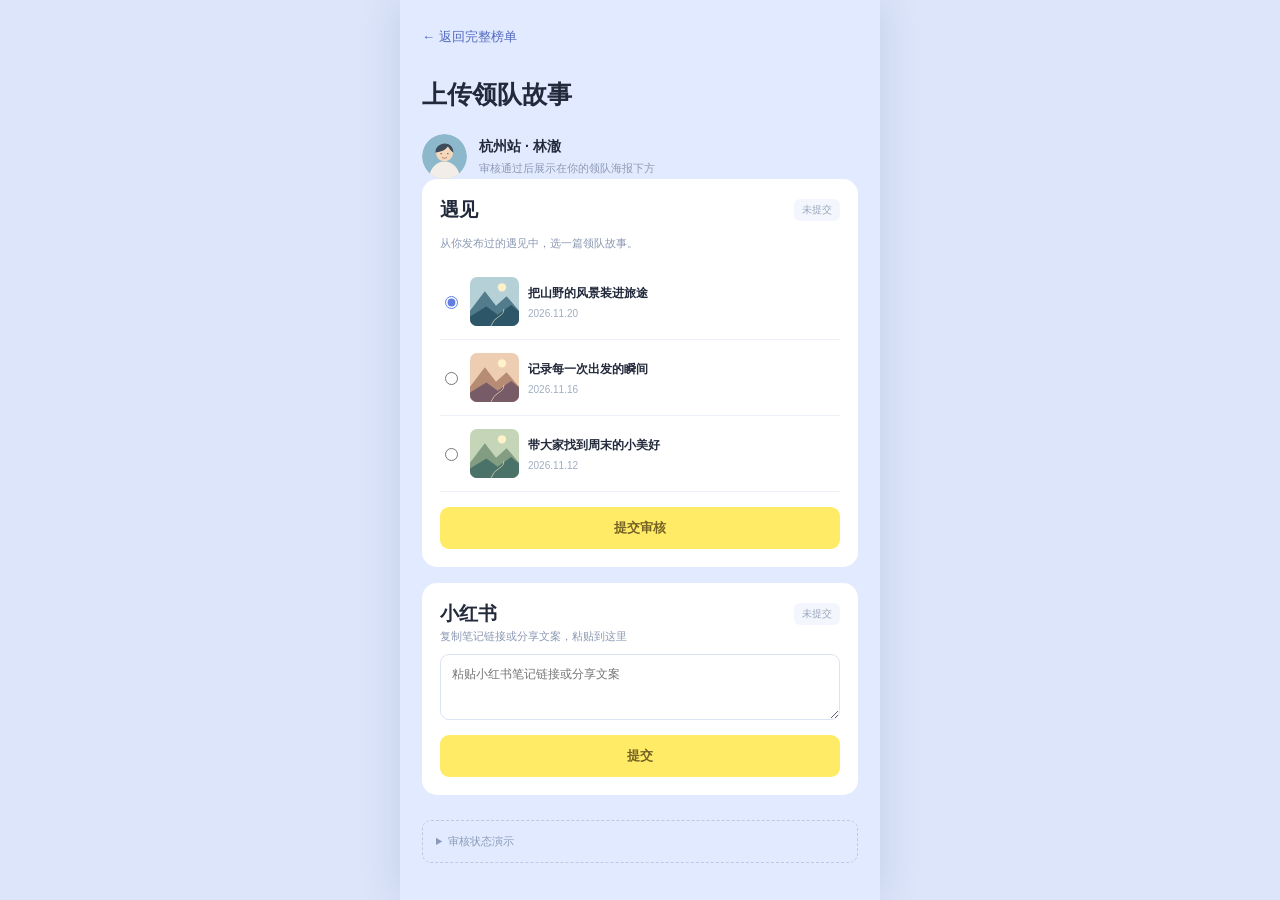
<file: leader-stories.html>
<!doctype html><html lang="zh-CN"><head><meta charset="utf-8"><meta name="viewport" content="width=device-width,initial-scale=1"><title>上传领队故事</title><link rel="stylesheet" href="style.css"></head><body><main class="page story-page"><a class="return-link" href="./ranking.html">← 返回完整榜单</a><h1>上传领队故事</h1><div class="story-identity"><img id="storyAvatar" alt="领队头像"><div><b id="storyIdentity"></b><small>审核通过后展示在你的领队海报下方</small></div></div><section class="story-section"><div class="story-section-heading"><h2>遇见</h2><span id="yujianReview" class="story-review"></span></div><p>从你发布过的遇见中，选一篇领队故事。</p><div id="encounterList" class="encounter-list"></div><button type="button" class="story-submit" id="saveEncounter">提交审核</button><p class="story-status" id="encounterStatus" role="status"></p></section><section class="story-section"><div class="story-section-heading"><h2>小红书</h2><span id="xiaohongshuReview" class="story-review"></span></div><label for="rednoteLink">复制笔记链接或分享文案，粘贴到这里</label><textarea id="rednoteLink" rows="3" placeholder="粘贴小红书笔记链接或分享文案"></textarea><div id="rednotePreview" hidden><div class="story-link-preview"><img id="rednoteImage" alt="笔记封面示意"><div><span>小红书笔记</span><small>演示预览 · 尚未读取真实笔记</small></div></div><h3 id="rednoteTitle" class="submitted-note-title"></h3></div><button type="button" class="story-submit" id="saveRednote">提交</button><p class="story-status" id="rednoteStatus" role="status" aria-live="polite"></p></section><details class="review-demo"><summary>审核状态演示</summary><p>仅用于预览页面状态，正式审核由后台完成。</p><label>遇见<select id="demoYujian"><option value="draft">未提交</option><option value="pending">审核中</option><option value="rejected">未通过</option><option value="approved">已通过</option></select></label><label>小红书<select id="demoXiaohongshu"><option value="draft">未提交</option><option value="pending">审核中</option><option value="rejected">未通过</option><option value="approved">已通过</option></select></label></details></main><script src="ranking-data.js"></script><script src="leader-stories.js"></script></body></html>
</file>
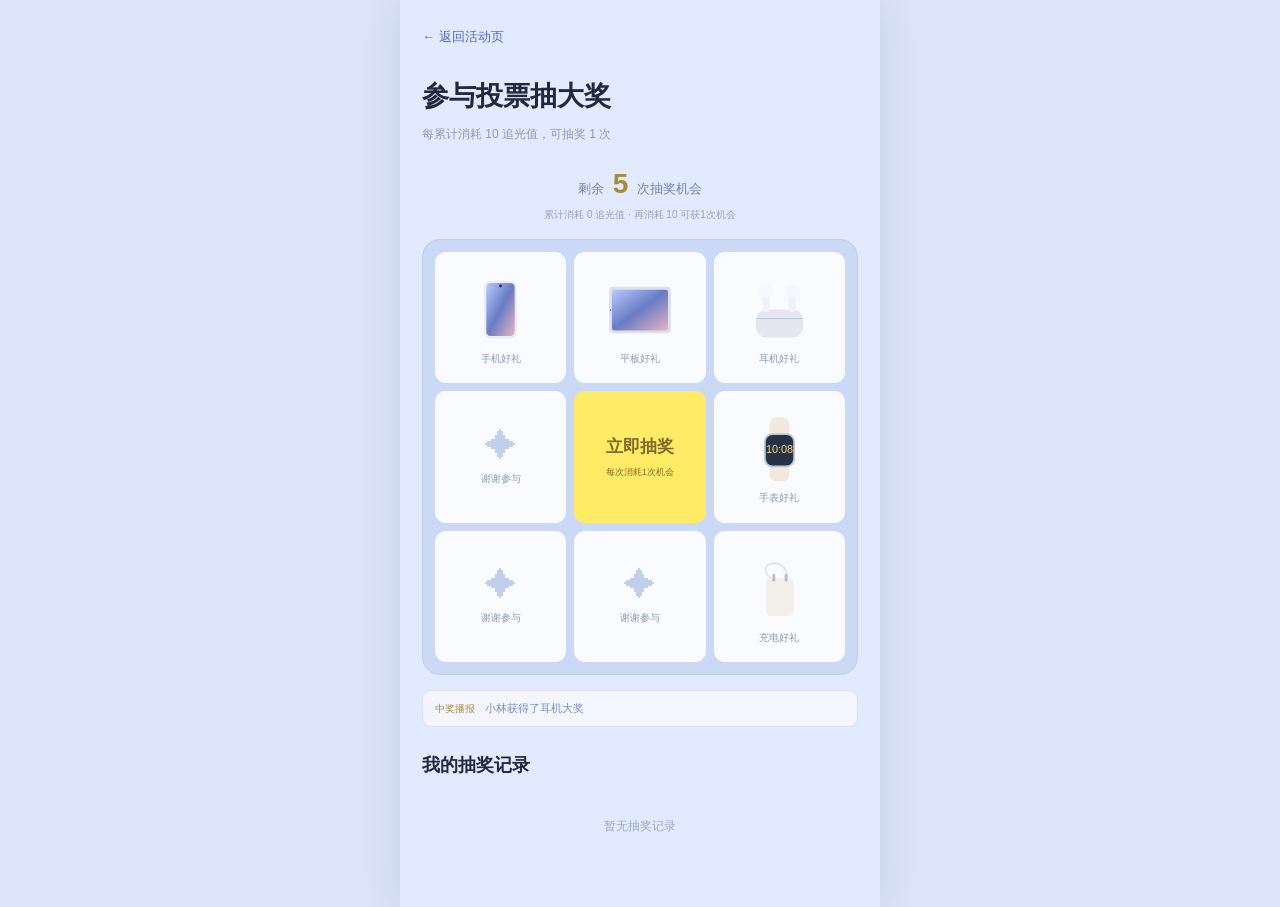
<file: lottery.html>
<!doctype html><html lang="zh-CN"><head><meta charset="utf-8"><meta name="viewport" content="width=device-width,initial-scale=1"><title>参与投票抽大奖</title><link rel="stylesheet" href="style.css"></head><body><main class="page lottery-page"><a class="return-link" href="./index.html">← 返回活动页</a><h1>参与投票抽大奖</h1><p class="lottery-rule">每累计消耗 10 追光值，可抽奖 1 次</p><div class="lottery-chances">剩余 <strong id="lotteryChances">0</strong> 次抽奖机会<small id="lotteryProgress"></small></div><section class="lottery-board" id="lotteryBoard" aria-label="九宫格抽奖"></section><p class="lottery-status" id="lotteryStatus" hidden role="status" aria-live="polite"></p><div class="winner-ticker" aria-label="中奖播报"><span class="winner-ticker-label">中奖播报</span><div class="winner-ticker-window"><span id="winnerTickerText"></span></div></div><section class="lottery-records"><h2>我的抽奖记录</h2><div id="lotteryRecords"></div></section></main><dialog class="vote-result" id="lotteryResult"><h2>抽奖结果</h2><p id="lotteryResultText"></p><form method="dialog"><button>知道了</button></form></dialog><script src="ranking-data.js"></script><script src="lottery.js"></script></body></html>
</file>
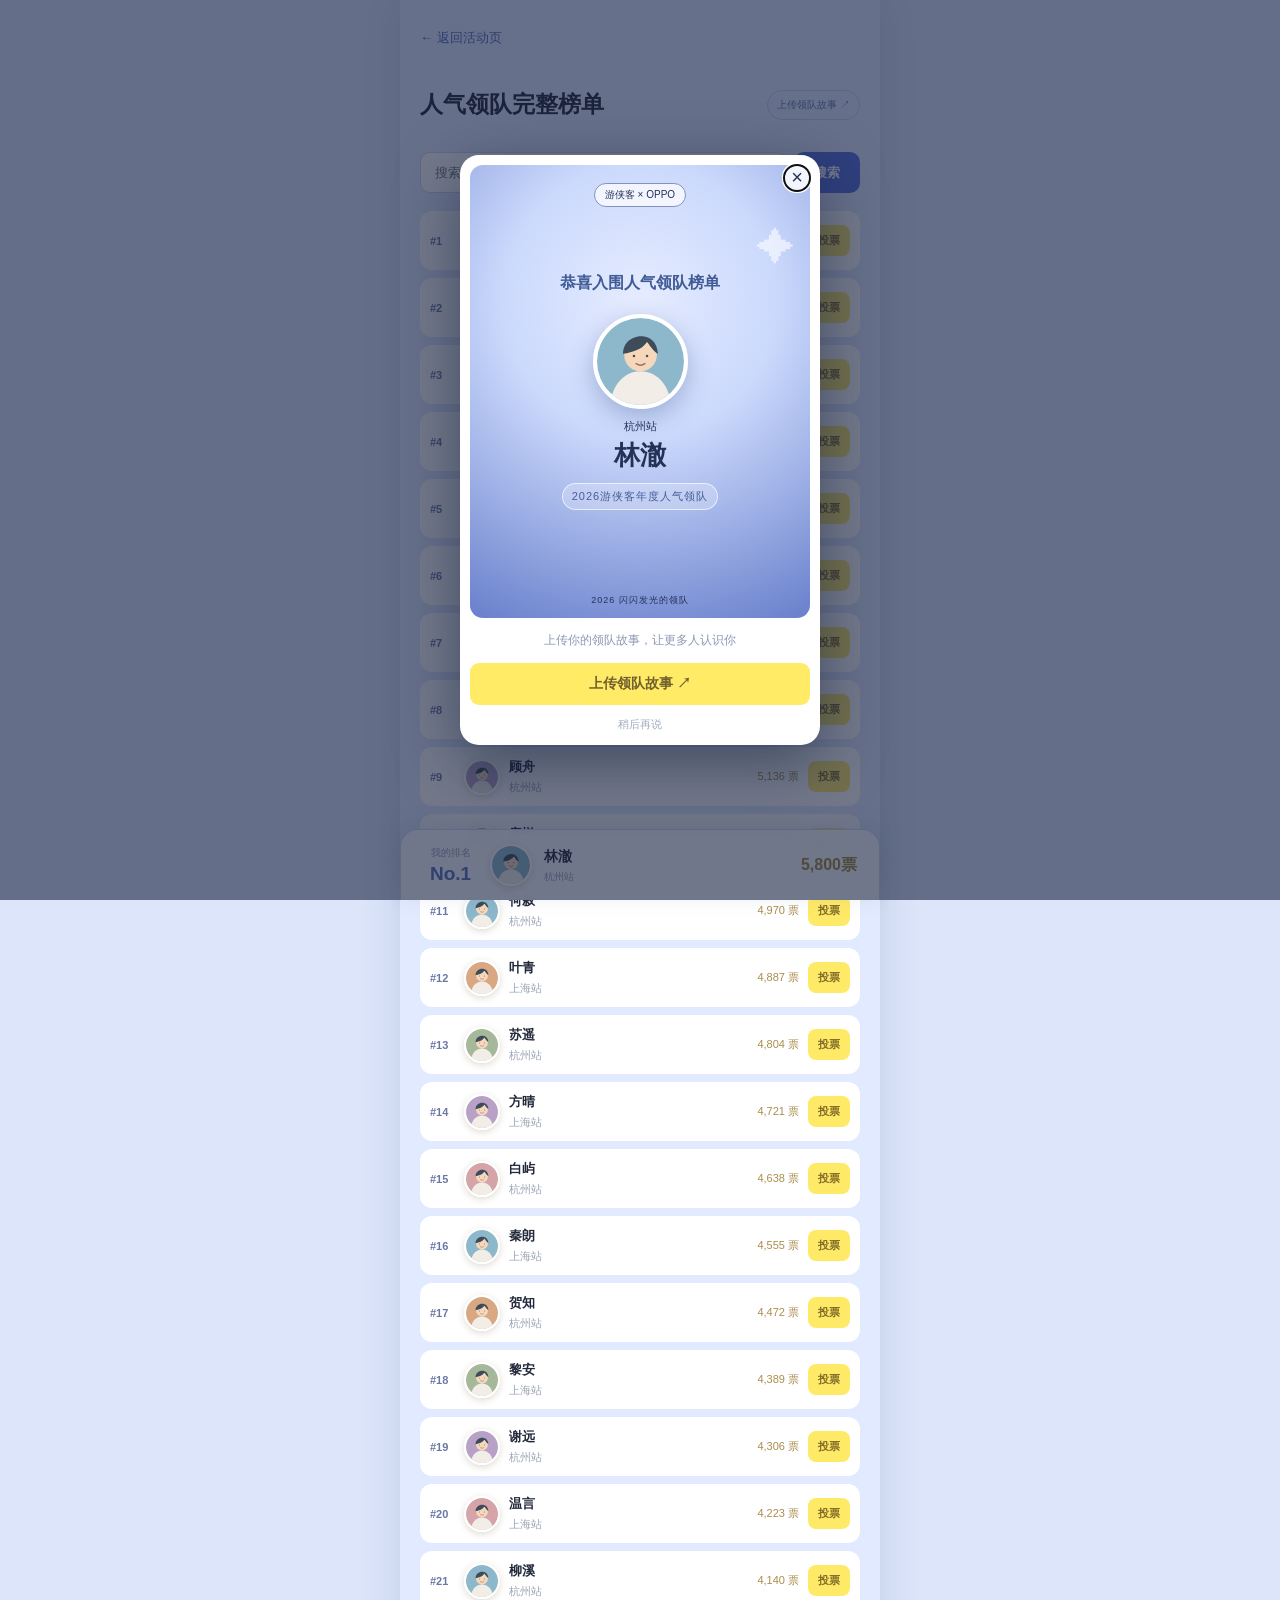
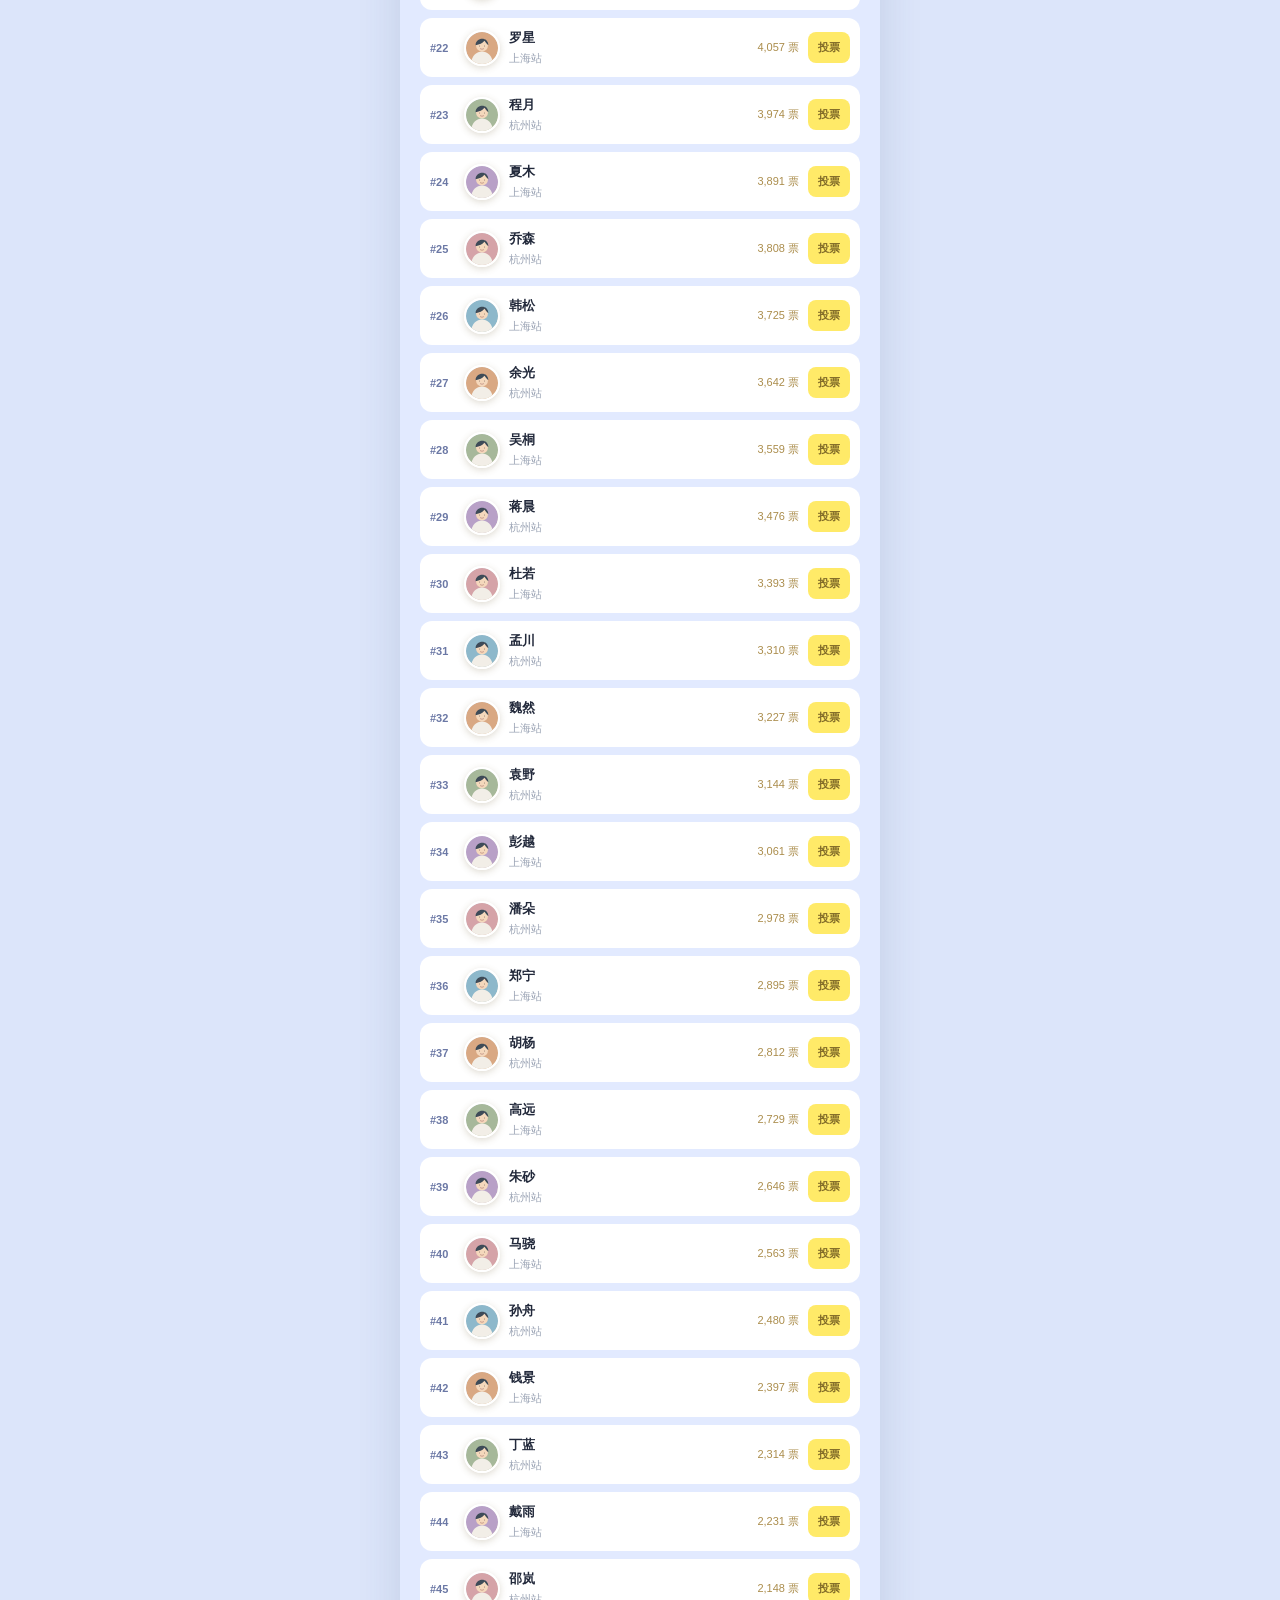
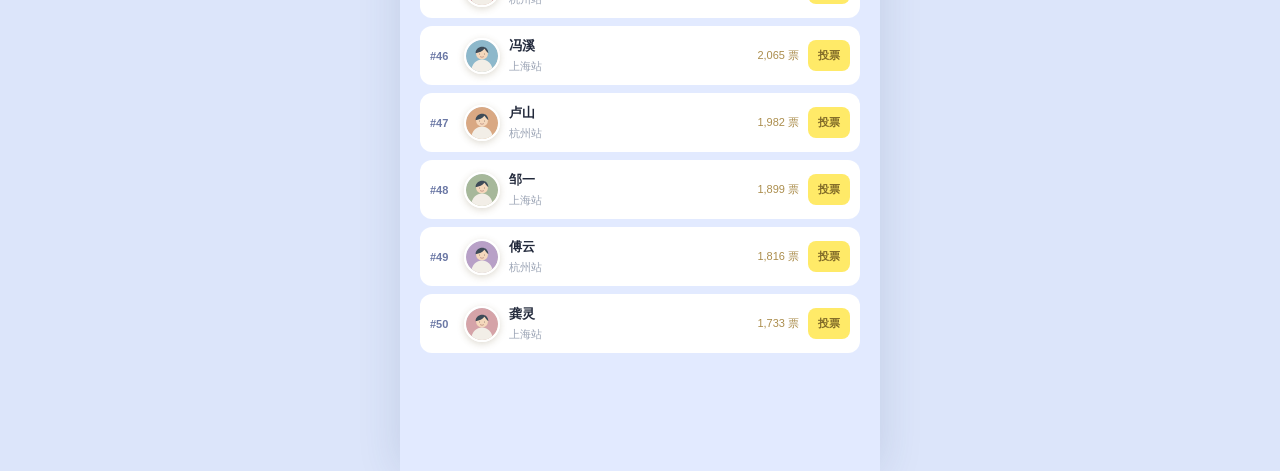
<file: ranking.html>
<!doctype html><html lang="zh-CN"><head><meta charset="utf-8"><meta name="viewport" content="width=device-width,initial-scale=1"><title>人气领队完整榜单</title><link rel="stylesheet" href="style.css"></head><body><main class="page"><section class="full-ranking"><a class="return-link" href="./index.html#vote">← 返回活动页</a><div class="ranking-page-heading"><h1>人气领队完整榜单</h1><a href="./leader-stories.html">上传领队故事 ↗</a></div><form class="ranking-search" id="rankingSearch" role="search"><input id="nicknameSearch" type="search" placeholder="搜索领队昵称" aria-label="搜索领队昵称" autocomplete="off"><button type="submit">搜索</button></form><div id="fullRanking" class="full-ranking-list"></div></section></main><script src="ranking-data.js"></script><script src="ranking.js"></script><script src="leader-popup.js"></script><script src="nomination-reminder.js"></script></body></html>
</file>
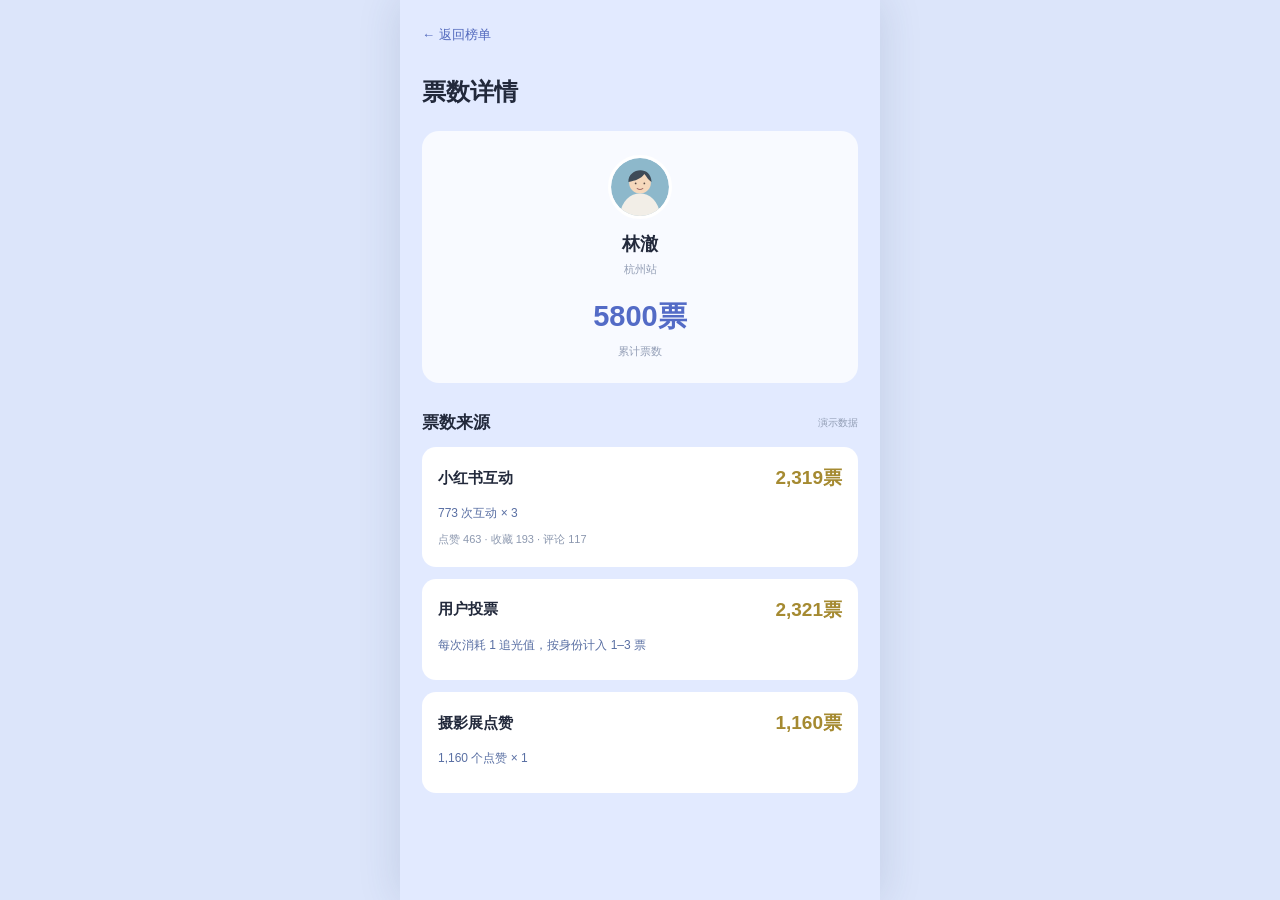
<file: vote-details.html>
<!doctype html><html lang="zh-CN"><head><meta charset="utf-8"><meta name="viewport" content="width=device-width,initial-scale=1"><title>票数详情</title><link rel="stylesheet" href="style.css"></head><body><main class="page vote-details"><a class="return-link" href="./ranking.html">← 返回榜单</a><h1>票数详情</h1><section class="vote-detail-summary"><img id="detailAvatar" alt="领队头像"><h2 id="detailName"></h2><span id="detailStation"></span><strong id="detailTotal"></strong><small>累计票数</small></section><div class="detail-list-title"><h2>票数来源</h2><small>演示数据</small></div><div id="voteRecords"></div></main><script src="ranking-data.js"></script><script src="vote-details.js"></script></body></html>
</file>
<file: style.css>
:root{font-family:-apple-system,BlinkMacSystemFont,"PingFang SC","Microsoft YaHei",sans-serif;color:#22293b;background:#dce5fa}*{box-sizing:border-box}html{scroll-behavior:smooth}body{margin:0}button{font:inherit;cursor:pointer}.page{max-width:480px;min-height:100vh;margin:auto;background:#e2eaff;box-shadow:0 0 40px #2d467227;overflow:hidden}.hero{position:relative;min-height:430px;padding:42px 26px 30px;text-align:center;background:radial-gradient(circle at 84% 13%,#fff9 0 4%,transparent 25%),linear-gradient(155deg,#dfe9ff,#e9e6ff 70%,#dce8ff)}.hero:before,.hero:after{content:'✦';position:absolute;color:#fff;font-size:46px}.hero:before{left:20px;top:126px}.hero:after{right:26px;bottom:85px;font-size:26px}.brand{display:inline-block;min-width:180px;padding:8px 20px;border:1px solid #b9bdc9;border-radius:30px;background:#fff9;font-size:14px}.brand em{font-style:normal;font-weight:800;color:#6958d9}.year{margin-top:40px;text-align:left;padding-left:10%;font-size:38px;font-weight:300;letter-spacing:2px}.hero h1{margin:5px 0 15px;font-size:35px;font-weight:600;letter-spacing:2px}.hero p{font-size:13px;letter-spacing:2px}.countdown{display:flex;flex-direction:column;gap:6px;width:72%;margin:28px auto 0;padding:14px;border:2px solid #668cff;border-radius:8px;background:#ffffff4d;font-size:12px}.countdown strong{font-size:19px}.photo,.vote,.awards{padding:40px 24px}.photo{text-align:center;padding-top:15px}.eyebrow{display:block;font-size:10px;font-weight:800;letter-spacing:2px;color:#6474a9}.photo h2,.vote h2,.awards h2{margin:12px 0;font-size:27px;line-height:1.3}.photo>p,.vote>p,.awards>p{font-size:13px;line-height:1.7}.photo h2:after{content:'';display:block;width:54px;height:5px;border-radius:5px;background:#ffeb58;margin:12px auto}.photo-grid{display:grid;grid-template-columns:1fr 1fr;gap:8px;margin-top:24px}.tile{display:flex;align-items:end;min-height:160px;padding:10px;border-radius:10px;color:white;text-align:left;font-size:11px;font-weight:700;text-shadow:0 1px 5px #0008}.mountains{background:linear-gradient(145deg,#adc3a7 8%,#70859b 52%,#303d55)}.sky{background:linear-gradient(150deg,#9fcae9,#5f86ac 60%,#30496a)}.city{background:linear-gradient(145deg,#d0b292,#837b73 60%,#4b5664)}.forest{background:linear-gradient(145deg,#b2caa0,#588c7b 55%,#284e5a)}.asset-note{display:block;margin-top:10px;color:#8992a8;font-size:10px}.oppo{position:relative;overflow:hidden;min-height:200px;margin-top:35px;padding:40px 20px;border-radius:18px;background:radial-gradient(circle at 80% 35%,#5678ab 0,#1c315b 45%,#111c3a 75%);color:white;text-align:left}.oppo:after{content:'◉';position:absolute;right:12px;top:24px;font-size:145px;line-height:1;color:#91b7ff44}.oppo span{position:relative;z-index:1;padding:5px 10px;border:1px solid #a9d5ff;border-radius:20px;font-size:11px}.oppo h3{position:relative;z-index:1;margin:34px 0 7px;font-size:21px}.oppo p{position:relative;z-index:1;font-size:11px;color:#c6d4ee}.vote{background:#fff6cf;text-align:center}.vote .eyebrow{color:#a88637}.vote h2{font-size:31px}.ranking{display:flex;align-items:center;justify-content:space-between;margin-top:25px;padding:14px 16px;border-radius:14px;background:#fff;color:#272f45;font-size:13px}.ranking b{color:#e68154}.ranking button,.toolbar button{border:0;background:none;color:#5368d4;font-size:12px}.podium{display:flex;align-items:end;justify-content:center;gap:12px;margin:26px 0 12px}.podium>div{display:flex;flex-direction:column;align-items:center;gap:7px;width:29%}.podium i{font-style:normal;font-size:13px;color:#b49762}.podium b{display:grid;place-items:center;width:70px;height:70px;border:3px solid #fff;border-radius:50%;background:#e6e4df;color:#aaa;font-size:35px;box-shadow:0 5px 13px #ac925530}.podium .champion b{width:90px;height:90px;background:#fff3bb;border-color:#f6ce61;color:#d9b963}.podium span{font-size:12px;color:#8e8070}.vote>small{color:#9b8966;font-size:11px}.main-action{display:block;width:90%;margin:28px auto 0;padding:16px;border:0;border-radius:10px;background:#ffee57;color:#313039;font-weight:800;box-shadow:0 5px 0 #dfc93f}.prize{margin:14px 0 0;color:#9a7444}.awards{text-align:center}.awards h2{font-size:29px}.schedule{display:flex;align-items:center;justify-content:space-between;margin:28px 0;padding:16px;border:1px solid #bfcbf1;border-radius:12px;background:#f3f6ff;text-align:left}.schedule b,.schedule small{display:block}.schedule b{font-size:13px}.schedule small{margin-top:5px;color:#838ba3;font-size:11px}.schedule button{padding:8px 10px;border:1px solid #c8cde0;border-radius:20px;background:white;font-size:11px}.toolbar{display:flex;justify-content:space-between;align-items:center;margin:32px 0 14px;text-align:left}.toolbar b{font-size:19px}.award-nav{display:flex;gap:8px;overflow:auto;scrollbar-width:none;padding-bottom:15px}.award-nav button{flex:none;padding:9px 13px;border:0;border-radius:20px;background:#f4f6ff;color:#6a7594;font-size:12px}.award-nav button.active{background:#566ee0;color:white}.award{scroll-margin-top:20px;margin:12px 0 18px;padding:17px 15px 12px;border:1px solid #d9e0fa;border-radius:18px;background:#fff;text-align:left;box-shadow:0 7px 22px #41609a12}.award-head{display:flex;align-items:center;gap:12px;margin-bottom:17px}.icon{display:grid;place-items:center;flex:none;width:46px;height:46px;border-radius:12px;background:#fff0ca;color:#a87d1e;font-size:25px}.award-head>div:nth-child(2){flex:1}.award-head small{color:#a38c62;font-size:10px}.award-head h3{margin:3px 0;font-size:17px}.award-head p{margin:0;color:#9aa2b2;font-size:11px}.award-head>strong{color:#d6b971;font-size:27px}.award-head>strong small{margin-left:2px;color:#adb4c1}.green .icon{background:#e4f5e9;color:#519975}.coral .icon{background:#fff0e8;color:#e88c69}.blue .icon{background:#e9f1ff;color:#6989d1}.violet .icon{background:#f0ebff;color:#9276d1}.mint .icon{background:#e6f9f5;color:#55ab9a}.rose .icon{background:#ffebf3;color:#d2759c}.winner-row{display:flex;gap:9px;overflow-x:auto;scroll-snap-type:x mandatory;scrollbar-width:none;padding:2px 1px 8px}.winner{position:relative;display:flex;flex:0 0 91px;height:125px;flex-direction:column;align-items:center;justify-content:center;border:1px solid #e2e7f4;border-radius:10px;background:linear-gradient(150deg,#f7f9ff,#eef2fb);scroll-snap-align:start}.winner>span{position:absolute;top:8px;left:9px;color:#b3bbca;font-size:10px}.winner b{font-size:43px;font-weight:300;color:#c1cadc}.winner small{font-size:10px;color:#a7afbd}.subgroup{margin:10px 0 8px;color:#657394;font-size:12px;font-weight:700}.swipe-hint{text-align:right;color:#aab2c2;font-size:10px}.footnote{display:block;margin:30px 0;color:#9ca5ba;font-size:11px}footer{padding:32px;text-align:center;background:#d5e0fa;color:#586c9b;font-weight:700}footer small{font-size:11px;font-weight:400}.toast{position:fixed;z-index:4;left:50%;bottom:28px;transform:translateX(-50%);width:max-content;max-width:90vw;padding:11px 17px;border-radius:20px;background:#263248;color:white;font-size:12px;opacity:0;pointer-events:none;transition:opacity .2s}.toast.visible{opacity:1}dialog{max-width:380px;width:calc(100% - 40px);border:0;border-radius:17px;padding:22px;color:#273047;box-shadow:0 15px 55px #1b2e6070}dialog::backdrop{background:#14234580}dialog h2{margin:5px 0 18px}dialog p{font-size:13px;line-height:1.8}.close{float:right;border:0;background:none;font-size:23px}.dialog-ok{width:100%;margin-top:10px;padding:12px;border:0;border-radius:9px;background:#566ee0;color:white}@media(max-width:360px){.photo,.vote,.awards{padding-left:17px;padding-right:17px}.hero h1{font-size:30px}.tile{min-height:130px}}

.photo-carousel{position:relative;width:min(100%,330px);aspect-ratio:3/4;margin:24px auto 0;overflow:hidden;border-radius:14px;box-shadow:0 12px 30px #334a7540}.photo-track{display:flex;width:100%;height:100%;transition:transform .4s ease}.photo-slide{display:flex;align-items:end;flex:0 0 100%;width:100%;height:100%;padding:22px;color:white;text-align:left;font-size:17px;font-weight:700;text-shadow:0 2px 8px #0008}.photo-arrow{position:absolute;top:50%;transform:translateY(-50%);display:grid;place-items:center;width:34px;height:42px;border:0;border-radius:8px;background:#17243d88;color:white;font-size:29px}.photo-arrow.previous{left:9px}.photo-arrow.next{right:9px}.photo-pagination{display:flex;justify-content:center;gap:7px;margin:14px 0 0}.photo-pagination button{width:7px;height:7px;padding:0;border:0;border-radius:10px;background:#aebbd9}.photo-pagination button.active{width:19px;background:#5f7fe4}@media(prefers-reduced-motion:reduce){.photo-track{transition:none}}

.ranking{align-items:flex-start;text-align:left}.ranking small{color:#9a9da3;font-size:10px}.podium{gap:5px}.podium .leader-card{width:32%;padding:11px 3px 14px;background:#fffefa;border:1px solid #f5e2a0;border-radius:14px}.podium .leader-card:nth-child(2){padding-top:17px;border-color:#eac763;box-shadow:0 7px 18px #d2ae4950}.leader-card{display:flex;flex-direction:column;align-items:center;min-width:0;text-align:center}.leader-rank{font-size:11px;font-weight:800;color:#b18f50}.leader-avatar{display:grid;place-items:center;flex:none;width:48px;height:48px;margin:7px auto;border:2px solid #f1d384;border-radius:50%;background:linear-gradient(145deg,#d6e0f2,#f3e6ca);color:#aaacc0;font-size:24px}.featured .leader-avatar{width:65px;height:65px}.leader-card strong{width:100%;overflow:hidden;text-overflow:ellipsis;white-space:nowrap;font-size:12px}.leader-station{width:100%;overflow:hidden;text-overflow:ellipsis;white-space:nowrap;margin-top:3px;color:#9299a9;font-size:10px}.leader-votes{margin-top:5px;color:#c09049;font-size:10px;font-weight:700}.leader-grid{display:grid;grid-template-columns:repeat(5,minmax(0,1fr));gap:10px 4px;margin-top:20px}.leader-grid .leader-card{padding:8px 1px 9px;background:#fff9e9;border-radius:10px}.leader-grid .leader-avatar{width:42px;height:42px;font-size:20px}.leader-grid .leader-card strong{font-size:10px}.leader-grid .leader-station,.leader-grid .leader-votes{font-size:9px}.ranking-link{display:block;width:90%;margin:20px auto 0;padding:12px;border:1px solid #d3b95f;border-radius:9px;color:#645321;text-decoration:none;font-size:13px;font-weight:700;background:#fff9df}.full-ranking{min-height:100vh;padding:28px 20px;background:#e2eaff}.return-link{display:inline-block;margin-bottom:32px;color:#5269bd;text-decoration:none;font-size:13px}.full-ranking h1{margin:10px 0;font-size:27px}.full-ranking>p{font-size:13px}.ranking-disclaimer{margin:20px 0;padding:13px;border-radius:10px;background:#fff9d9;color:#806d3b;font-size:11px}.full-ranking-row{display:flex;align-items:center;gap:12px;margin-bottom:8px;padding:9px 12px;border-radius:12px;background:#fff}.full-ranking-row>b{width:33px;color:#6b78a5;font-size:13px}.full-ranking-row .leader-avatar{width:40px;height:40px;margin:0;font-size:20px}.full-ranking-row>div:nth-child(3){flex:1}.full-ranking-row strong,.full-ranking-row small{display:block}.full-ranking-row strong{font-size:13px}.full-ranking-row small{margin-top:4px;color:#9aa3b4;font-size:11px}.full-ranking-row>span{color:#ab8d4c;font-size:12px}@media(max-width:360px){.leader-grid{gap:8px 2px}.leader-grid .leader-avatar{width:36px;height:36px}}

/* Compact five-column leader ranking */
.podium{gap:7px;margin:20px 0 12px}.podium .leader-card{padding:9px 3px 10px}.podium .leader-card:nth-child(2){padding-top:12px}.leader-avatar,.featured .leader-avatar,.leader-grid .leader-avatar{display:block;object-fit:cover;margin:0 auto 7px;border:2px solid #fff;border-radius:50%;box-shadow:0 2px 7px #6e5b3038}.featured .leader-avatar{width:57px;height:57px}.leader-grid{gap:7px 4px;margin-top:15px}.leader-grid .leader-card{padding:8px 2px;background:#fff9e9}.leader-grid .leader-avatar{width:40px;height:40px}.leader-identity{display:flex;justify-content:center;align-items:center;gap:2px;width:100%;white-space:nowrap}.leader-identity span{color:#89909a;font-size:9px}.leader-identity strong{width:auto;max-width:42px;font-size:10px}.leader-score{display:flex;justify-content:center;gap:5px;width:100%;margin-top:5px;color:#a7793e;font-size:9px;font-weight:700;white-space:nowrap}.podium .leader-identity span,.podium .leader-identity strong{font-size:11px}.podium .leader-score{font-size:10px}.full-ranking-row .leader-avatar{object-fit:cover}.full-ranking-row>span{font-variant-numeric:tabular-nums}@media(max-width:360px){.leader-grid .leader-avatar{width:34px;height:34px}.leader-grid .leader-identity{gap:1px}.leader-grid .leader-identity span,.leader-grid .leader-identity strong,.leader-grid .leader-score{font-size:8px}}

.award-head{position:relative;justify-content:center;text-align:center}.award-head>div:nth-child(2){flex:0 1 auto}.award-head .icon{position:absolute;left:0;top:0}.award-head>strong{position:absolute;right:0;top:4px}.award-head h3{font-size:18px}.is-revealed{background:linear-gradient(145deg,#4b2d20,#261c1c);border-color:#9b704b;color:#fff}.is-revealed .award-head h3{color:#fff5d8}.is-revealed .award-head p,.is-revealed .award-head small{color:#d3b89e}.is-revealed .award-head>strong{color:#efcd8f}.revealed-grid{display:grid;grid-template-columns:repeat(5,minmax(0,1fr));gap:17px 7px;padding:8px 0 10px}.revealed-winner{min-width:0;text-align:center}.revealed-winner img{display:block;width:min(100%,58px);aspect-ratio:1;margin:0 auto 5px;object-fit:cover;border:2px solid #c18d58;border-radius:50%;background:#bda78d}.revealed-winner span{display:block;overflow:hidden;text-overflow:ellipsis;white-space:nowrap;color:#f4dec2;font-size:11px}@media(max-width:360px){.revealed-grid{gap:14px 4px}.revealed-winner span{font-size:10px}}

.question-avatar{display:grid;place-items:center;width:min(100%,58px);aspect-ratio:1;margin:0 auto 5px;border:2px solid #c7d2ea;border-radius:50%;background:linear-gradient(145deg,#f6f8ff,#e6ecf9);color:#a5b2ca;font-size:28px;font-weight:300}.pending-winner span{color:#a3adbd}.award .subgroup{text-align:center;margin:14px 0 9px}.award .revealed-grid{padding-bottom:4px}

.award-head{min-height:auto;margin-bottom:14px}.award-head>div:nth-child(1){flex:1}.award-head h3{margin:0 0 6px;font-size:19px}.award-head p{font-size:12px;letter-spacing:.3px}.is-revealed .award-head p{color:#d3b89e}

.vote-title{position:relative;display:flex;justify-content:center;align-items:flex-start;margin:8px 0 18px}.vote-title h2{margin:0;font-size:29px}.vote-title button{position:absolute;right:0;top:10px;padding:5px 7px;border:1px solid #d7bd75;border-radius:20px;background:#fff9e8;color:#8d7036;font-size:10px;white-space:nowrap}.half-sheet{position:fixed;top:auto;bottom:0;left:0;right:0;width:min(100%,480px);max-width:none;max-height:65vh;margin:0 auto;padding:24px 23px calc(22px + env(safe-area-inset-bottom));border-radius:20px 20px 0 0;overflow:auto}.half-sheet h2{font-size:21px}.half-sheet ol{padding-left:23px;margin:20px 0}.half-sheet li{margin:0 0 18px;padding-left:2px;font-size:14px}.half-sheet li p{margin:6px 0 0;color:#737d90;font-size:12px;line-height:1.6}.half-sheet .dialog-ok{position:sticky;bottom:0}@media(max-width:390px){.vote-title{padding-top:27px}.vote-title button{top:0}.vote-title h2{font-size:27px}}

.avatar-button{display:block;margin:0 auto;padding:0;border:0;border-radius:50%;background:none;cursor:pointer}.avatar-button:focus-visible{outline:3px solid #5d75df;outline-offset:3px}.leader-dialog{width:min(400px,calc(100% - 28px));max-width:none;max-height:94vh;padding:12px;border:0;border-radius:19px;background:#fff;overflow:auto;box-shadow:0 18px 60px #0e1b3a80}.leader-dialog::backdrop{background:#17213d99}.leader-dialog-inner{position:relative}.leader-dialog-close{position:absolute;z-index:2;right:8px;top:8px;width:32px;height:32px;border:0;border-radius:50%;background:#ffffffd9;color:#29344d;font-size:22px}.leader-poster{position:relative;display:flex;flex-direction:column;align-items:center;justify-content:center;aspect-ratio:3/4;overflow:hidden;border-radius:13px;background:radial-gradient(circle at 50% 30%,#e6ecff 0,#cbd9fc 38%,#687fcb 100%);color:#243258;text-align:center}.poster-brand{position:absolute;top:20px;padding:5px 14px;border:1px solid #8293c1;border-radius:20px;background:#fffb;font-size:11px}.poster-glow{position:absolute;right:25px;top:75px;color:#fff9;font-size:55px}.leader-poster img{width:105px;height:105px;object-fit:cover;border:4px solid white;border-radius:50%;box-shadow:0 8px 25px #324d8a55}.poster-station{margin-top:18px;font-size:13px}.leader-poster h2{margin:5px 0 15px;font-size:30px}.poster-stats{display:flex;width:78%;justify-content:center;gap:38px;padding:13px 0;border-top:1px solid #ffffff9c;border-bottom:1px solid #ffffff9c}.poster-stats small,.poster-stats strong{display:block}.poster-stats small{font-size:11px;color:#4d6097}.poster-stats strong{margin-top:5px;font-size:19px}.poster-caption{position:absolute;bottom:17px;font-size:11px;letter-spacing:2px}.leader-dialog-actions{display:flex;gap:10px;margin-top:12px}.leader-dialog-actions button{flex:1;padding:13px;border:0;border-radius:9px;background:#ffe85a;color:#2d3347;font-weight:700}.leader-dialog-actions button+button{border:1px solid #c9d2e8;background:#fff;color:#5366a4}

.ranking-search{display:flex;gap:8px;margin:22px 0 18px}.ranking-search input{flex:1;min-width:0;padding:12px 14px;border:1px solid #ccd6ef;border-radius:10px;background:#fff;color:#273047;font:inherit;font-size:13px}.ranking-search input:focus{outline:2px solid #7c95e6;outline-offset:1px}.ranking-search button{padding:0 20px;border:0;border-radius:10px;background:#566ee0;color:#fff;font-size:13px;font-weight:600}.ranking-empty{text-align:center;padding:35px 10px;color:#7d89a3;font-size:13px}.full-ranking-row>div:has(>strong){flex:1}

.task-sheet{position:fixed;top:auto;bottom:0;left:0;right:0;width:min(100%,480px);max-width:none;max-height:72vh;margin:0 auto;padding:10px 20px calc(20px + env(safe-area-inset-bottom));overflow:auto;border:0;border-radius:22px 22px 0 0;background:linear-gradient(180deg,#e8eeff,#f8faff);color:#293650;box-shadow:0 -12px 45px #263e6c30}.task-sheet::backdrop{background:#1c2a486e}.task-handle{width:35px;height:4px;margin:0 auto 20px;border-radius:5px;background:#bbc9e9}.task-heading{display:flex;justify-content:space-between;align-items:center;margin-bottom:8px}.task-heading span{font-size:11px;color:#7184b5;letter-spacing:2px}.task-heading h2{margin:5px 0 9px;font-size:21px}.task-close{align-self:flex-start;width:30px;height:30px;padding:0;border:0;border-radius:50%;background:#fff;color:#7c88a4;font-size:23px}.task-row{display:flex;align-items:center;gap:11px;padding:17px 0;border-bottom:1px solid #dfe6f5}.task-row:last-child{border:0}.task-icon{display:grid;place-items:center;flex:none;width:40px;height:44px;border-radius:12px;background:#dee7ff;color:#637bdd;font-size:25px}.task-copy{flex:1;min-width:0}.task-name{font-size:13px;font-weight:700;line-height:1.5}.task-type{display:inline-block;margin-top:4px;padding:2px 6px;border-radius:4px;background:#e9eefc;color:#8894b1;font-size:9px}.task-copy p{margin:5px 0;color:#8b96ae;font-size:10px;line-height:1.6}.task-copy strong{font-size:11px;color:#a58a31}.task-action{flex:none;padding:8px 12px;border:0;border-radius:20px;background:#ffeb66;color:#635323;font-size:12px;font-weight:600}.task-action:active{background:#f2d950}.task-feedback{margin:5px 0 0;font-size:11px;line-height:1.7;color:#657ba7}.task-feedback:empty{display:none}@media(max-width:360px){.task-sheet{padding-left:15px;padding-right:15px}.task-row{gap:8px}.task-icon{width:33px;height:38px}.task-action{padding:8px 10px}.task-heading h2{font-size:19px}}

.task-copy .task-type{display:block;width:max-content;margin:0 0 7px;padding:0;background:none;color:#596fa9;font-size:12px;font-weight:700}.task-copy p{margin:0 0 7px;color:#485974;font-size:12px;line-height:1.7}

.available-points{margin:11px 0 0;text-align:center;color:#8994aa;font-size:11px;line-height:1.5}.available-points b{margin-left:4px;color:#a58a31;font-size:13px;font-weight:700}.task-points{margin:0 0 2px;text-align:left}

.vote-result{width:min(340px,calc(100% - 48px));padding:27px 22px 20px;text-align:center;border:0;border-radius:18px;background:#f8faff;color:#293650}.vote-result::backdrop{background:#14234570}.vote-success-icon{display:grid;place-items:center;width:48px;height:48px;margin:0 auto 13px;border-radius:50%;background:#e3ebff;color:#617cdf;font-size:27px}.vote-result h2{margin:0 0 15px;font-size:21px}.vote-result p{margin:0;font-size:14px;line-height:1.9}.vote-result p strong{color:#a58a31;white-space:nowrap}.vote-result>small{display:block;margin-top:9px;color:#8b95ab;font-size:11px}.vote-result form button{width:100%;margin-top:24px;padding:12px;border:0;border-radius:9px;background:#ffeb66;color:#635323;font-weight:700}

.poster-award{margin-top:8px;padding:7px 15px;border:1px solid #ffffffa6;border-radius:20px;background:#ffffff40;color:#475d9a;font-size:13px;letter-spacing:2px}.leader-dialog-inner>.poster-stats{width:100%;margin:12px 0 0;padding:13px 0;border:1px solid #e3e9f6;border-radius:10px;background:#f5f8ff;gap:0}.leader-dialog-inner>.poster-stats>div{flex:1}.leader-dialog-inner>.poster-stats>div+div{border-left:1px solid #dce4f3}.leader-dialog-inner>.poster-stats strong{font-size:19px;color:#334c8c}.leader-promotions{display:grid;grid-template-columns:repeat(2,minmax(0,1fr));gap:12px;margin-top:14px}.leader-promotions[hidden]{display:none}.leader-promotion{min-width:0;display:block;text-decoration:none;text-align:left;color:#33415d}.leader-promotion img{display:block;width:100%;aspect-ratio:1;object-fit:cover;border-radius:9px;background:#e9edf7}.leader-promotion>span{display:block;margin:6px 0 3px;color:#8b97ad;font-size:10px}.leader-promotion>strong{display:-webkit-box;-webkit-box-orient:vertical;-webkit-line-clamp:2;overflow:hidden;font-size:12px;font-weight:600;line-height:1.6}.leader-dialog{overscroll-behavior:contain}

/* Compact profile promotions, with the poster kept at a 3:4 ratio. */
.leader-dialog{width:min(360px,calc(100% - 28px));padding:10px;max-height:96dvh}
.leader-poster{width:min(100%,calc((100dvh - 310px)*.75));min-width:150px;margin:0 auto}
.leader-poster img{width:clamp(60px,12dvh,95px);height:clamp(60px,12dvh,95px)}
.leader-poster .poster-brand{top:12px;padding:4px 10px;font-size:10px}
.leader-poster .poster-station{margin-top:10px;font-size:11px}
.leader-poster h2{margin:4px 0 7px;font-size:26px}
.leader-poster .poster-award{margin-top:3px;padding:5px 9px;font-size:11px;letter-spacing:1px}
.leader-poster .poster-caption{bottom:11px;font-size:9px;letter-spacing:1px}
.leader-poster .poster-glow{top:50px;font-size:38px;right:15px}
.leader-dialog-inner>.poster-stats{margin-top:8px;padding:7px 0}
.leader-dialog-inner>.poster-stats strong{margin-top:2px;font-size:17px}
.leader-promotions{grid-template-columns:1fr;gap:7px;margin-top:9px}
.leader-promotion{display:grid;grid-template-columns:48px minmax(0,1fr);grid-template-rows:auto auto;column-gap:10px;row-gap:2px;align-items:center;padding:5px 7px;border:1px solid #e6ebf6;border-radius:9px;background:#f8faff}
.leader-promotion img{grid-row:1/3;width:48px;height:48px;aspect-ratio:1;border-radius:6px}
.leader-promotion>span{align-self:end;margin:0;font-size:9px}
.leader-promotion>strong{align-self:start;font-size:11px;line-height:1.5;-webkit-line-clamp:2}
.leader-dialog .available-points{margin-top:7px;font-size:10px}
.leader-dialog-actions{margin-top:7px;gap:8px}
.leader-dialog-actions button{padding:10px;font-size:13px}
@media(max-height:650px){.leader-poster{min-width:135px}.leader-poster img{width:60px;height:60px}.leader-poster h2{font-size:22px}.leader-poster .poster-caption{font-size:8px}.leader-promotion{grid-template-columns:40px minmax(0,1fr)}.leader-promotion img{width:40px;height:40px}}

.leader-dialog-inner>.poster-stats{justify-content:flex-start;gap:17px;width:auto;margin:0 38px 9px 2px;padding:4px 0;border:0;border-radius:0;background:none;text-align:left}.leader-dialog-inner>.poster-stats>div{display:flex;align-items:baseline;gap:5px;flex:0 1 auto}.leader-dialog-inner>.poster-stats>div+div{border:0}.leader-dialog-inner>.poster-stats small{font-size:10px;color:#929db2}.leader-dialog-inner>.poster-stats strong{margin:0;font-size:12px;color:#536a9f}.leader-dialog-close{top:0;right:0;width:26px;height:26px;font-size:20px}

.leader-dialog-inner>.poster-stats{justify-content:center;gap:18px;width:100%;margin:8px 0 0;padding:2px 0;text-align:center}.leader-dialog-inner>.poster-stats>strong{font-size:12px;font-weight:600;color:#536a9f}

.leader-dialog-inner>.poster-stats{justify-content:flex-start;gap:12px;padding:2px 4px}.poster-stats>a{margin-left:auto;color:#8390ad;font-size:10px;text-decoration:none;font-weight:400}.vote-details{padding:25px 22px;min-height:100dvh}.vote-details h1{margin:0 0 23px;font-size:24px}.vote-detail-summary{padding:24px;border-radius:17px;background:#f8faff;text-align:center}.vote-detail-summary img{width:64px;height:64px;border-radius:50%;border:3px solid white}.vote-detail-summary h2{margin:9px 0 3px;font-size:18px}.vote-detail-summary>span{font-size:11px;color:#929db4}.vote-detail-summary>strong{display:block;margin:20px 0 4px;font-size:29px;color:#536bc6}.vote-detail-summary>small{font-size:11px;color:#939eb6}.detail-list-title{display:flex;align-items:center;justify-content:space-between;margin:28px 0 13px}.detail-list-title h2{margin:0;font-size:17px}.detail-list-title small{color:#929eb5;font-size:10px}.vote-record{display:flex;align-items:center;justify-content:space-between;gap:12px;margin-bottom:9px;padding:16px;border-radius:12px;background:white}.vote-record strong{display:block;font-size:13px}.vote-record small,.vote-record span{display:block;margin-top:6px;font-size:10px;color:#99a3b7}.vote-record b{flex:none;color:#a78c3e;font-size:15px}

.vote-source{padding:18px 16px;margin-bottom:12px;border-radius:14px;background:#fff}.vote-source-heading{display:flex;align-items:center;justify-content:space-between;gap:12px}.vote-source-heading h3{margin:0;font-size:15px}.vote-source-heading>strong{color:#a58a31;font-size:19px;white-space:nowrap}.vote-source-formula{margin:13px 0 7px;color:#596fa3;font-size:12px;line-height:1.6}.vote-source-detail{margin:0;color:#8c98af;font-size:11px;line-height:1.7}.vote-source-rule{margin:12px 0 0;padding-top:11px;border-top:1px solid #edf0f7;color:#99a3b6;font-size:10px;line-height:1.8}.personal-vote-records{margin-top:13px;font-size:11px;color:#7f8fab}.personal-vote-records summary{cursor:pointer}.personal-vote-row{display:flex;justify-content:space-between;padding:10px 0;border-bottom:1px solid #edf0f7}.personal-vote-row strong{color:#a58a31}

.award-nav{scroll-snap-type:x proximity;overscroll-behavior-x:contain;padding-bottom:13px}.award-nav button{scroll-snap-align:start;padding:9px 14px}

.award-head{padding-top:24px}.award-share{position:absolute;right:0;top:-3px;border:1px solid #d3dced;border-radius:20px;background:transparent;color:#8796b6;font-size:10px;padding:4px 8px}.is-revealed .award-share{color:#e9cead;border-color:#9e7e5d}.award-winner-button{padding:0;border:0;background:transparent;font:inherit;cursor:pointer}.revealed-winner span{white-space:normal;font-size:10px;line-height:1.6}.revealed-winner span small{font-size:8px;opacity:.7;white-space:nowrap}.award-poster-dialog{width:min(360px,calc(100% - 30px));max-height:94dvh;padding:12px;border:0;border-radius:17px;background:#f8faff;overflow:auto}.award-poster-dialog::backdrop{background:#16213b99}.award-poster-dialog>.close{margin-bottom:7px}.award-poster-preview{display:block;clear:both;width:100%;border-radius:10px}.award-poster-preview[hidden]{display:none}.award-poster-share{width:100%;margin-top:12px;padding:12px;border:0;border-radius:9px;background:#ffeb66;color:#635323;font-weight:700}.award-share-options{display:flex;gap:8px;margin-top:9px}.award-share-options[hidden]{display:none}.award-share-options button{flex:1;padding:10px 4px;border:1px solid #d8e0f2;border-radius:9px;background:white;color:#6176a4;font-size:12px}.award-poster-message{margin:9px 0 0;color:#8c9ab4;font-size:11px;line-height:1.6}.award-poster-message:empty{display:none}

.creation-section{padding:33px 24px 40px;text-align:center;background:#e6edff}.creation-section h2{margin:12px 0 9px;font-size:27px}.creation-intro{margin:0 0 24px;color:#8391b0;font-size:12px}.creation-card{margin:14px 0 0;padding:17px;border:1px solid #cedbf4;border-radius:16px;background:#f6f8ff;text-align:left}.creation-card-heading{display:flex;align-items:center;justify-content:space-between;gap:8px}.creation-card-heading h3{margin:0;font-size:17px;color:#344c85}.creation-card-heading button{flex:none;padding:7px 11px;border:0;border-radius:20px;background:#ffed6c;color:#786328;font-size:11px}.creation-card-body{display:flex;align-items:center;gap:13px;margin-top:17px}.creation-card-body>p{flex:1;margin:0;color:#7584a4;font-size:11px;line-height:1.9}.creation-art{display:flex;flex:0 0 37%;aspect-ratio:3/4;flex-direction:column;justify-content:center;align-items:center;overflow:hidden;border-radius:10px;text-align:center}.glow-art{background:linear-gradient(150deg,#d8e4ff,#a0b8ee);color:#fff4bb}.daily-art{background:linear-gradient(150deg,#daeadd,#9cbea9);color:#fffce4}.creation-art>span{font-size:38px}.creation-art>b{margin-top:9px;font-size:16px;line-height:1.5}.creation-art>small{margin-top:14px;font-size:6px;letter-spacing:.7px;color:#ffffffbd}@media(max-width:360px){.creation-section{padding-left:17px;padding-right:17px}.creation-card{padding:13px}.creation-card-heading h3{font-size:15px}.creation-card-body{gap:8px}.creation-card-body>p{font-size:10px}.creation-art>b{font-size:14px}}

.hero{min-height:350px}.vote-countdown{display:flex;justify-content:center;align-items:center;gap:10px;margin:0 auto 20px;color:#9a8246}.vote-countdown>span{font-size:11px}.vote-countdown>div{display:flex;align-items:center;gap:4px;font-variant-numeric:tabular-nums}.vote-countdown b{min-width:28px;padding:5px 4px;border-radius:5px;background:#fff9e6;color:#80612a;font-size:16px;box-shadow:0 1px 3px #ad8a2320}.vote-countdown em{font-style:normal;font-size:11px;margin-right:4px}.vote-countdown i{font-style:normal;font-size:14px;font-weight:700}

.oppo{min-height:100px;padding:17px 18px}.oppo h3{margin:14px 0 5px;font-size:18px}.oppo p{margin:0;font-size:10px}.oppo span{padding:3px 8px;font-size:10px}.oppo:after{top:0;right:16px;font-size:105px}

.prize-pool{margin:20px -7px 22px;padding:14px 10px 10px;border:1px solid #94704a;border-radius:12px;background:radial-gradient(ellipse at 50% 0,#503725,#241a17 75%);box-shadow:inset 0 0 20px #100b0c40}.prize-pool-heading{display:flex;align-items:center;justify-content:space-between;gap:8px;padding:0 4px}.prize-pool-heading h2{margin:0;color:#f0d4a1;font-size:14px;font-weight:600}.prize-pool-heading>span{font-size:9px;color:#b2946e;white-space:nowrap}.prize-pool-items{display:grid;grid-template-columns:repeat(5,minmax(0,1fr));gap:3px;margin-top:12px}.prize-item{min-width:0;text-align:center}.prize-item img{display:block;width:100%;aspect-ratio:184/150;object-fit:contain;filter:drop-shadow(0 5px 4px #0005)}.prize-item>span{display:block;margin-top:5px;color:#c89d5a;font-size:10px;line-height:1.5}.prize-pool>p{margin:12px 0 0;text-align:center;font-size:9px;color:#947c60}@media(max-width:360px){.prize-pool-heading h2{font-size:12px}.prize-item>span{font-size:9px}}

.ranking-page-heading{display:flex;align-items:center;justify-content:space-between;gap:10px}.ranking-page-heading h1{font-size:23px;margin:10px 0}.ranking-page-heading>a{flex:none;padding:7px 9px;border:1px solid #c1cfee;border-radius:20px;color:#5f76b3;text-decoration:none;font-size:10px}.story-page{padding:27px 22px 35px;min-height:100dvh}.story-page h1{font-size:25px;margin:0 0 23px}.story-identity{display:flex;align-items:center;gap:12px}.story-identity img{width:45px;height:45px;border-radius:50%}.story-identity b{font-size:14px}.story-identity small{display:block;margin-top:5px;font-size:11px;color:#8d9ab4}.story-demo-note{font-size:10px;color:#8d9bb7;line-height:1.7;margin:15px 0 23px}.story-section{padding:18px;margin-bottom:16px;border-radius:15px;background:#fff}.story-section-heading{display:flex;align-items:center;justify-content:space-between}.story-section-heading h2{margin:0;font-size:19px}.story-section-heading span{color:#99a6bd;font-size:10px}.story-section>p,.story-section>label{display:block;font-size:11px;color:#8a98b2;line-height:1.7}.encounter-option{display:flex;align-items:center;gap:9px;padding:13px 0;border-bottom:1px solid #edf1f8;cursor:pointer}.encounter-option input{accent-color:#637ee0}.encounter-option img{width:49px;height:49px;object-fit:cover;border-radius:7px}.encounter-option b{font-size:12px;font-weight:600;line-height:1.6}.encounter-option small{display:block;color:#a1adc0;font-size:10px;margin-top:5px}.story-submit,.story-recognize{width:100%;padding:12px;margin-top:15px;border:0;border-radius:9px;background:#ffeb66;color:#766225;font-size:13px;font-weight:600}.story-recognize{background:#edf2ff;color:#637cbc;margin-top:9px}.story-section textarea,.story-section input[type="text"],#rednoteTitle{display:block;width:100%;margin-top:9px;padding:11px;border:1px solid #dce4f3;border-radius:9px;font:inherit;font-size:12px;color:#344967;resize:vertical;box-sizing:border-box}.story-section .story-status{margin:10px 0 0;font-size:11px;color:#6b83b8}.story-status:empty{display:none}.story-link-preview{display:flex;align-items:center;gap:11px;padding:14px 0}.story-link-preview img{width:60px;height:60px;object-fit:cover;border-radius:8px}.story-link-preview span{font-size:12px}.story-link-preview small{display:block;margin-top:6px;color:#99a6bd;font-size:10px}#rednotePreview>label{font-size:11px;color:#8190ab}@media(max-width:380px){.ranking-page-heading h1{font-size:20px}.ranking-page-heading>a{font-size:9px;padding:7px}.story-page{padding-left:17px;padding-right:17px}}

.story-review{margin:15px 0;padding:11px 12px;border-radius:9px;background:#f3f6fc;color:#8293b2}.story-review b{font-size:12px}.story-review p{margin:5px 0 0;font-size:11px;line-height:1.7}.story-review.pending{background:#fff8df;color:#a48a3d}.story-review.rejected{background:#fff0ed;color:#bd7d6b}.story-review.approved{background:#edf7f0;color:#649675}.story-section button:disabled{background:#edf0f5;color:#a6afbf;cursor:default}.story-section input:disabled,.story-section textarea:disabled{opacity:.7;background:#f6f7fa}.review-demo{margin:25px 0 0;padding:13px;border:1px dashed #bbc9e6;border-radius:9px;color:#8c9bb8;font-size:11px}.review-demo summary{cursor:pointer}.review-demo p{line-height:1.6}.review-demo label{display:flex;align-items:center;justify-content:space-between;margin-top:10px}.review-demo select{padding:6px;border:1px solid #ced8ed;border-radius:6px;background:#fff;color:#637cae;font:inherit}

.full-ranking.with-my-rank{padding-bottom:calc(110px + env(safe-area-inset-bottom))}.my-floating-rank{position:fixed;z-index:3;bottom:0;left:50%;transform:translateX(-50%);display:flex;align-items:center;gap:12px;width:min(100%,480px);padding:14px 22px calc(14px + env(safe-area-inset-bottom));border:1px solid #cbd7f2;border-bottom:0;border-radius:18px 18px 0 0;background:#f9fbfff5;backdrop-filter:blur(14px);box-shadow:0 -6px 25px #344f8e24}.my-rank-position{min-width:55px;text-align:center}.my-rank-position small{display:block;color:#8e9bb7;font-size:10px}.my-rank-position strong{display:block;margin-top:3px;color:#566eb9;font-size:19px}.my-floating-rank .avatar-button{flex:none;margin:0}.my-floating-rank .leader-avatar{width:42px;height:42px;margin:0}.my-rank-identity{flex:1;min-width:0}.my-rank-identity>strong{font-size:14px}.my-rank-identity>small{display:block;margin-top:4px;color:#92a0b8;font-size:10px}.my-rank-votes{color:#a68a3b;font-size:16px;white-space:nowrap}

.encounter-option[hidden]{display:none}.submitted-note-title{margin:0 0 6px;font-size:13px;color:#60759c;font-weight:600}

.story-section-heading .story-review{margin:0;padding:4px 8px;border-radius:6px;line-height:1.4}.story-section-heading .story-review b{font-size:10px;font-weight:500}

.vote-source-empty .vote-source-heading>strong{color:#b3bed1}.vote-source-empty .vote-source-formula{margin-bottom:0;color:#a8b2c4}

.photo-wall{margin:24px -24px 0;padding:12px 12px 12px;overflow-x:auto;overscroll-behavior-x:contain;scroll-snap-type:x proximity;scrollbar-width:none;background:#101314;touch-action:pan-x pan-y}.photo-wall::-webkit-scrollbar{display:none}.photo-wall-track{display:flex;gap:12px;width:max-content}.photo-wall-column{display:flex;flex-direction:column;gap:12px;width:230px;scroll-snap-align:start}.photo-wall-item{flex:none;overflow:hidden;border-radius:12px;background:linear-gradient(145deg,#a9c6d3,#5b7784)}.photo-wall-item.wide{height:172px}.photo-wall-item.tall{height:270px}.photo-wall-item img{display:block;width:100%;height:100%;object-fit:cover}.photo-wall:focus-visible{outline:2px solid #6c86d4;outline-offset:3px}@media(max-width:360px){.photo-wall{margin-left:-17px;margin-right:-17px}.photo-wall-column{width:205px}.photo-wall-item.wide{height:154px}.photo-wall-item.tall{height:242px}}

.photo-wall{margin:20px -8px 0;padding:0 0 4px;background:transparent}.photo-wall-track{gap:8px}.photo-wall-column{width:clamp(100px,29vw,132px);gap:8px}.photo-wall-item{border-radius:9px}.photo-wall-item.wide{height:96px}.photo-wall-item.tall{height:144px}@media(max-width:360px){.photo-wall{margin-left:-6px;margin-right:-6px}.photo-wall-column{width:calc((100vw - 38px)/3)}.photo-wall-item.wide{height:82px}.photo-wall-item.tall{height:124px}}

.photo-section-heading{position:relative;padding:0 0 10px}.photo-section-heading h2{margin:12px 0 0}.photo-section-heading>a{display:block;width:max-content;margin:0 0 0 auto;color:#7a8cb5;text-decoration:none;font-size:10px;padding:4px 0}.photo-section-heading h2:after{position:absolute;left:50%;bottom:0;transform:translateX(-50%);margin:0}.photo-section-heading+p{margin-top:10px}.photography-page{padding:27px 20px 35px;min-height:100dvh}.photography-page h1{font-size:26px;margin:12px 0}.photography-page>p{font-size:12px;line-height:1.8;color:#7e8fae}.exhibition-grid{display:grid;grid-template-columns:repeat(2,minmax(0,1fr));gap:12px;margin-top:25px}.exhibition-photo{margin:0;border-radius:12px;overflow:hidden;background:#f8faff}.exhibition-photo img{display:block;width:100%;aspect-ratio:3/4;object-fit:cover}.exhibition-photo figcaption{padding:10px 11px;color:#6d80a6;font-size:12px}

.hero{min-height:0;padding-bottom:22px}.hero .year{margin-top:28px}.photo{padding-top:8px}.photo-section-heading{padding-bottom:15px}.photo-section-heading>a{position:absolute;right:0;top:7px;margin:0;font-size:10px}.photo-section-heading h2{font-size:25px}.photo-section-heading+p{margin-top:9px}@media(max-width:360px){.photo-section-heading h2{font-size:23px}.photo-section-heading>a{font-size:9px;right:-4px}}

.oppo-video-section{margin-top:26px;text-align:left}.oppo-video-heading{display:flex;align-items:center;justify-content:space-between;gap:8px;margin:0 2px 10px}.oppo-video-heading strong{font-size:14px;color:#415982}.oppo-video-heading>span{font-size:10px;color:#8798b8}.oppo-video-player{position:relative;aspect-ratio:16/9;overflow:hidden;border-radius:13px;background:#172238;box-shadow:0 6px 17px #36508224}.oppo-video-player video{display:block;width:100%;height:100%;object-fit:contain}.oppo-video-play{position:absolute;left:50%;top:45%;transform:translate(-50%,-50%);display:grid;place-items:center;width:51px;height:51px;padding:0;border:1px solid #ffffffa8;border-radius:50%;background:#17223880;color:#fff;backdrop-filter:blur(5px)}.oppo-video-play span{padding-left:3px;font-size:21px}.oppo-video-play[hidden]{display:none}.oppo-video-status{margin:9px 0 0;color:#8798b8;font-size:11px;line-height:1.6}.oppo-video-status:empty{display:none}

.photo-section-heading{margin-bottom:16px}.photo-section-heading h2{margin-top:0}.creation-section h2{margin-top:0;margin-bottom:22px}.awards>h2{margin-top:0}.vote-title{margin-top:0}

.vote-rules-summary{text-align:left;margin:-2px 0 20px;padding:0 3px;font-size:11px;line-height:1.9;color:#9a8759}.vote-rules-summary>button{display:inline;padding:0;border:0;background:none;color:#8a7134;font:inherit;text-decoration:underline;text-underline-offset:3px}@media(max-width:390px){.vote-title{padding-top:0}}

.rank-prizes{display:grid;grid-template-columns:repeat(4,minmax(0,1fr));gap:12px;margin:4px 0 23px}.rank-prize{min-width:0;text-align:center}.rank-prize-circle{display:grid;place-items:center;width:min(100%,70px);aspect-ratio:1;margin:0 auto 8px;border:1px solid #e4cf87;border-radius:50%;background:radial-gradient(circle at 35% 25%,#fffdf2,#f3e2a9);box-shadow:0 3px 10px #a6842714;overflow:hidden}.rank-prize-circle img{display:block;width:90%;height:90%;object-fit:contain;filter:drop-shadow(0 2px 2px #92793425)}.rank-prize>span{display:block;white-space:nowrap;color:#9b7c3c;font-size:11px;font-weight:600;line-height:1.5}@media(max-width:360px){.rank-prizes{gap:9px}.rank-prize-circle{width:60px}.rank-prize>span{font-size:10px}}

.voter-prizes{margin-top:27px;padding:17px 10px 14px;border:1px solid #e9dba6;border-radius:13px;background:#fffbed}.voter-prizes h3{margin:0 0 15px;font-size:17px;color:#83672e;font-weight:650}.voter-prize-row{display:grid;grid-template-columns:repeat(5,minmax(0,1fr));gap:5px}.voter-prize{min-width:0;text-align:center}.voter-prize img{display:block;width:100%;aspect-ratio:1;object-fit:contain;filter:drop-shadow(0 3px 3px #b39a5530)}.voter-prize span{display:block;margin-top:5px;color:#ab8d50;font-size:10px;line-height:1.5}@media(max-width:360px){.voter-prizes{padding-left:7px;padding-right:7px}.voter-prize-row{gap:3px}.voter-prize span{font-size:9px}}

.rank-prizes-title{margin:18px 0 13px;font-size:14px;font-weight:600;color:#947535;text-align:center}

/* One leader per row for ranks 4–18. */
.leader-grid{grid-template-columns:1fr;gap:8px;margin-top:18px}
.leader-grid .leader-card{position:relative;display:grid;grid-template-columns:44px minmax(0,1fr) auto;align-items:center;column-gap:12px;padding:11px 13px 11px 48px;border-radius:12px;background:#fffbed;text-align:left}
.leader-grid .avatar-button{margin:0}
.leader-grid .leader-avatar{width:42px;height:42px;margin:0}
.leader-grid .leader-identity{justify-content:flex-start}
.leader-grid .leader-identity strong{max-width:none;font-size:14px}
.leader-grid .leader-score{display:block;width:auto;margin:0;font-size:13px;text-align:right}
.leader-grid .leader-score>span:first-child{position:absolute;left:12px;top:50%;transform:translateY(-50%);font-size:12px;color:#a58b54}
.leader-grid .leader-score>span:last-child{white-space:nowrap}
@media(max-width:360px){.leader-grid .leader-card{column-gap:10px;padding-left:43px}.leader-grid .leader-avatar{width:40px;height:40px}.leader-grid .leader-identity strong{font-size:13px}.leader-grid .leader-score{font-size:12px}}

.leader-grid .leader-identity{gap:6px}.leader-grid .leader-identity>span{font-size:11px;color:#939eaf}.podium .leader-identity{gap:4px}.podium .leader-identity>span{font-size:10px;color:#939eaf}@media(max-width:360px){.leader-grid .leader-identity{gap:4px}.leader-grid .leader-identity>span{font-size:10px}.podium .leader-identity>span{font-size:9px}}

.nomination-dialog .leader-poster{width:min(100%,calc((100dvh - 190px)*.75));min-width:160px}.nomination-congrats{margin:0 0 20px;color:#405b95;font-size:16px;font-weight:700}.nomination-dialog .poster-brand{top:18px}.nomination-dialog .poster-glow{top:62px}.nomination-invite{margin:13px 0;color:#8b99b2;text-align:center;font-size:12px;line-height:1.6}.nomination-upload{display:block;padding:12px;border-radius:9px;background:#ffeb66;color:#71602e;text-align:center;text-decoration:none;font-size:14px;font-weight:600}.nomination-later{display:block;margin:9px auto 0;padding:3px 12px;border:0;background:none;color:#a0aac0;font-size:11px}.nomination-dialog .leader-dialog-close{z-index:2}@media(max-height:650px){.nomination-congrats{font-size:13px;margin-bottom:12px}.nomination-dialog .poster-brand{top:10px}.nomination-dialog .poster-station{margin-top:7px}}

.task-action.ready{background:#ffdf52;color:#786022;box-shadow:0 2px 6px #b9962420}.task-action.claimed{background:#e9edf5;color:#a1acc0;cursor:default}.task-demo-controls{margin-top:16px;padding-top:11px;border-top:1px dashed #cbd6ec;color:#9caac1;font-size:10px}.task-demo-controls summary{cursor:pointer}.task-demo-controls p{line-height:1.6}.task-demo-controls button{margin:3px 4px 3px 0;padding:5px 8px;border:1px solid #d4def0;border-radius:6px;background:#f8faff;color:#8b9abb;font:inherit}.task-demo-controls button:disabled{opacity:.4;cursor:default}

.task-expiry-note{margin:5px 0 8px;font-size:10px;line-height:1.6;color:#a4936c}

.task-lottery-link{margin-left:auto;margin-right:10px;align-self:flex-start;padding:6px 11px;border:1px solid #c8d5ef;border-radius:20px;color:#657db2;text-decoration:none;font-size:12px}.lottery-page{padding:27px 22px 35px;min-height:100dvh}.lottery-page h1{margin:0 0 10px;font-size:27px}.lottery-rule{color:#8d9ab3;font-size:12px}.lottery-chances{margin:25px 0 17px;text-align:center;color:#7384ab;font-size:13px}.lottery-chances>strong{padding:0 5px;font-size:28px;color:#a68c36}.lottery-chances>small{display:block;margin-top:8px;font-size:10px;color:#96a3bb}.lottery-board{display:grid;grid-template-columns:repeat(3,minmax(0,1fr));gap:8px;padding:12px;border:1px solid #c0cee9;border-radius:18px;background:#ccd9f6}.lottery-cell{display:flex;aspect-ratio:1;flex-direction:column;align-items:center;justify-content:center;border:2px solid transparent;border-radius:11px;background:#f9fbff}.lottery-cell img{display:block;width:68%;height:65%;object-fit:contain}.lottery-cell strong{font-size:10px;color:#8c98ae;font-weight:500}.lottery-cell.active{border-color:#dbb750;background:#fff4c0;box-shadow:0 0 12px #f9db6b}.lottery-thanks{font-size:32px;color:#c2cfea;margin-bottom:7px}.lottery-draw{padding:5px;border:0;border-radius:11px;background:#ffeb66;color:#826829;font-size:17px;font-weight:700}.lottery-draw small{display:block;margin-top:8px;font-size:9px;font-weight:400}.lottery-draw:disabled{cursor:default;opacity:.6}.lottery-status{margin:12px 0 0;text-align:center;font-size:12px;color:#8b9bb9}.lottery-status:empty{display:none}.lottery-demo-note{text-align:center;font-size:9px;color:#a2aec2;margin:13px 0 25px}.lottery-pool,.lottery-records{margin-top:26px}.lottery-page h2{font-size:18px;margin:0 0 16px}.lottery-pool .voter-prize-row{padding:12px 8px;border:1px solid #d4dff3;border-radius:12px;background:#f4f7ff}.lottery-record{display:flex;align-items:center;justify-content:space-between;gap:10px;margin-bottom:8px;padding:14px;border-radius:11px;background:#fff}.lottery-record strong{font-size:13px;font-weight:600}.lottery-record small{display:block;margin-top:6px;font-size:10px;color:#9ca9c0}.lottery-record>span{color:#9c8a56;font-size:11px}.lottery-empty{padding:25px;text-align:center;color:#9aa8c1;font-size:12px}

.winner-ticker{display:flex;align-items:center;gap:10px;margin:15px 0 23px;padding:9px 12px;border-radius:9px;background:#f3f6ff;border:1px solid #d8e1f5;font-size:11px;line-height:1.5}.winner-ticker-label{flex:none;color:#a68a40;font-size:10px}.winner-ticker-window{min-width:0;overflow:hidden;height:17px}.winner-ticker-window>span{display:block;overflow:hidden;text-overflow:ellipsis;white-space:nowrap;color:#7c8fb6}.ticker-enter{animation:ticker-enter .35s ease-out}@keyframes ticker-enter{from{opacity:0;transform:translateY(100%)}to{opacity:1;transform:translateY(0)}}@media(prefers-reduced-motion:reduce){.ticker-enter{animation:none}}

.year-art{background:linear-gradient(150deg,#e4d9f3,#ad9dcf);color:#fffae9}.gear-art{background:linear-gradient(150deg,#f1e2c4,#d0ae86);color:#fffbe8}

/* Voting rows and a prominent lottery entry. */
.leader-identity,.podium .leader-identity,.leader-grid .leader-identity{display:flex;flex-direction:column;align-items:flex-start;justify-content:center;gap:3px}
.podium .leader-identity{align-items:center}
.leader-identity>span{width:auto}.podium .leader-identity strong{max-width:none;font-size:13px}
.leader-grid .leader-card{grid-template-columns:42px minmax(0,1fr) auto auto;gap:10px;padding-right:10px;padding-left:44px}
.leader-grid .leader-score{font-size:12px}
.leader-quick-vote{flex:none;padding:8px 12px;border:0;border-radius:8px;background:#ffea68;color:#806a28;font-size:12px;font-weight:600;white-space:nowrap}
.podium .leader-quick-vote{margin-top:5px;padding:6px 18px;font-size:11px}
.full-ranking-row{gap:9px;padding:11px 10px}
.full-ranking-row>b{width:25px;flex:none;font-size:11px}
.full-ranking-row .leader-avatar{width:36px;height:36px}
.full-ranking-row>div:has(>strong){min-width:0}
.full-ranking-row>span{font-size:11px;white-space:nowrap}
.full-ranking-row .leader-quick-vote{padding:8px 10px;font-size:11px}
.task-heading .task-close{margin-left:auto}
.task-lottery-banner{display:flex;align-items:center;gap:9px;min-height:82px;margin:17px 0 4px;padding:10px 11px;border:1px solid #ebd17e;border-radius:12px;background:linear-gradient(110deg,#fff5c7,#ffe8a4);color:#7f6128;text-decoration:none;box-shadow:0 3px 12px #b6973d16}
.task-lottery-banner>img{flex:none;width:45px;height:57px;object-fit:contain;transform:rotate(-9deg)}
.task-lottery-banner>div{flex:1;min-width:0}.task-lottery-banner strong{display:block;font-size:14px;line-height:1.5}
.task-lottery-banner span{display:block;margin-top:5px;font-size:10px;color:#ad8b45;line-height:1.6}
.task-lottery-banner>b{flex:none;font-size:11px;padding:7px 9px;border-radius:20px;background:#fffc;color:#97702a}
@media(max-width:360px){.leader-grid .leader-card{grid-template-columns:36px minmax(0,1fr) auto auto;gap:7px;padding-left:39px}.leader-grid .leader-avatar{width:36px;height:36px}.leader-grid .leader-score{font-size:11px}.leader-quick-vote{padding:7px 10px;font-size:11px}.task-lottery-banner{gap:7px;padding:9px}.task-lottery-banner strong{font-size:12px}.task-lottery-banner>img{width:35px}.task-lottery-banner>b{padding:6px 7px}.full-ranking-row{gap:7px}}
</file>
